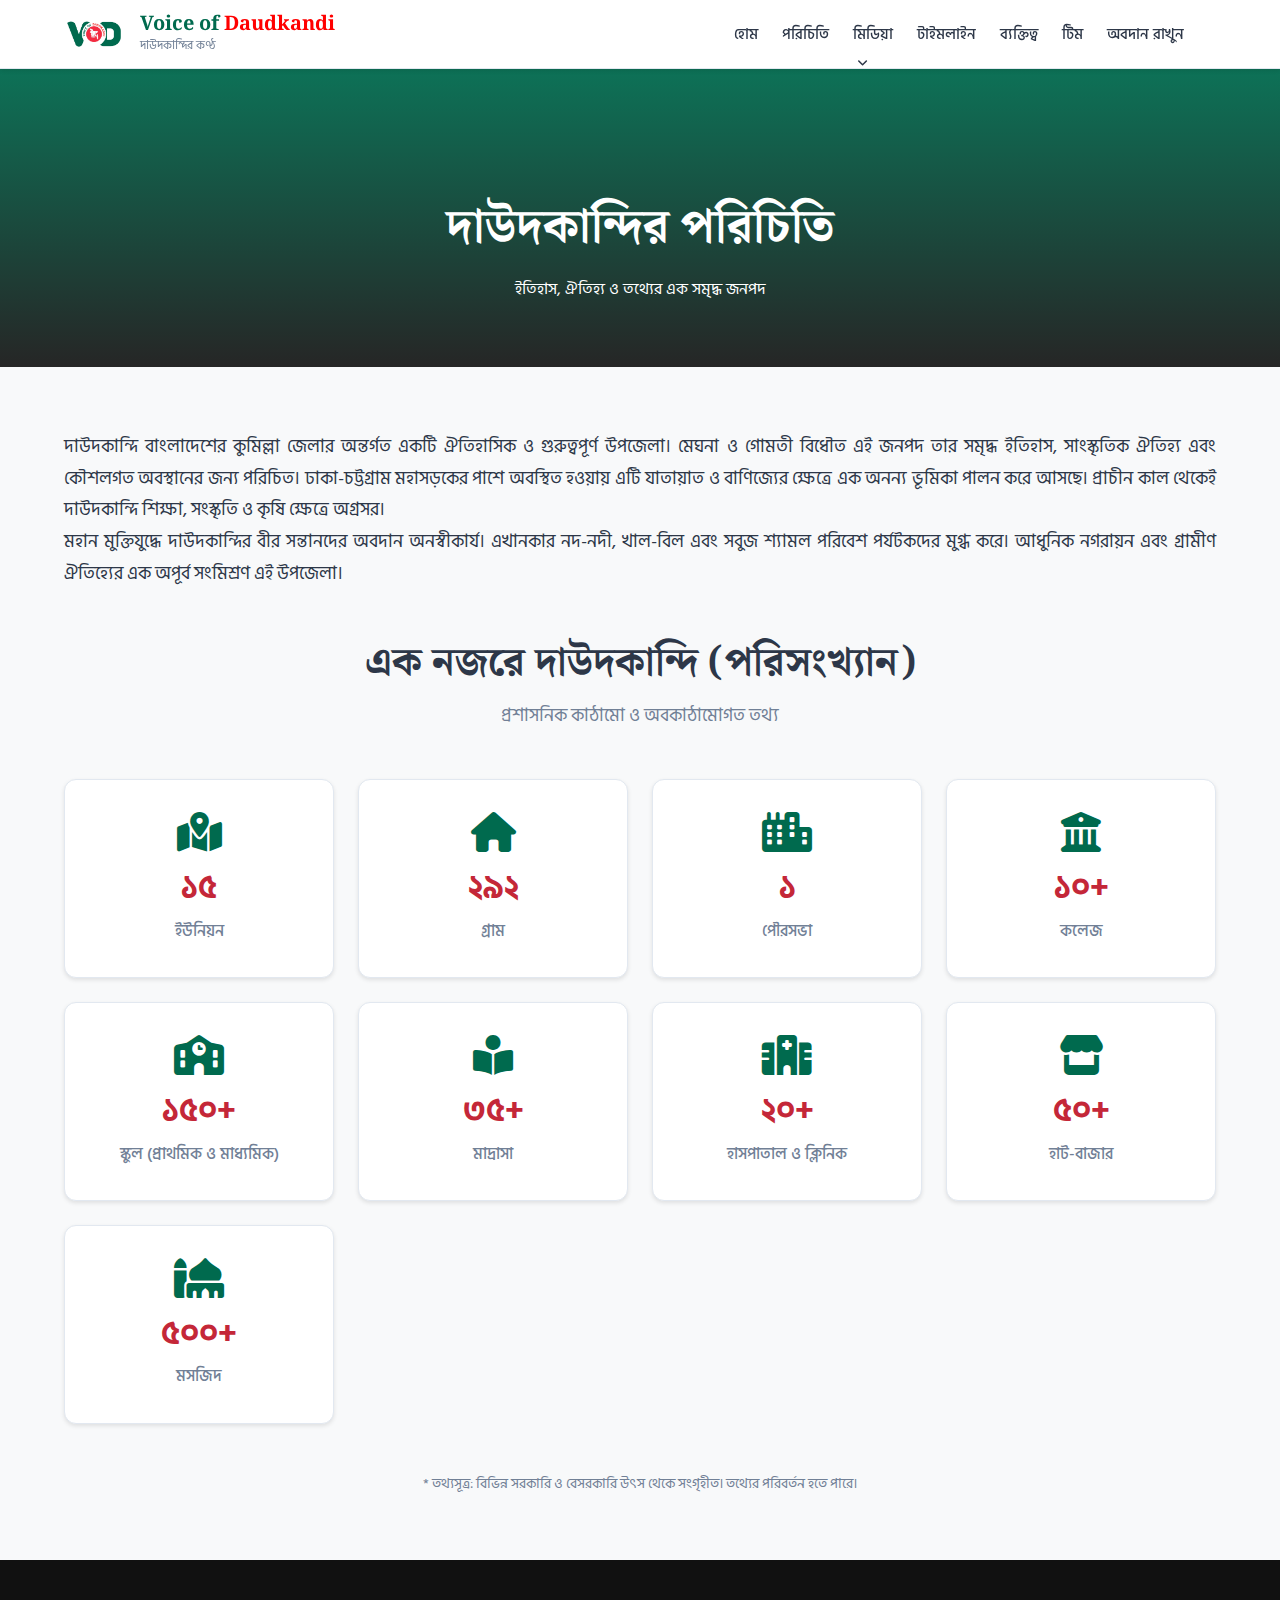
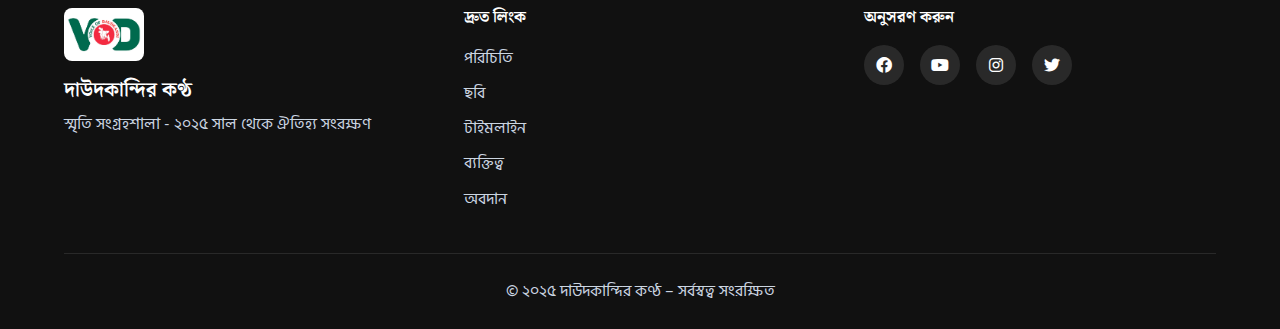
<file: about.html>
<!DOCTYPE html>
<html lang="bn">
<head>
  <meta charset="UTF-8">
  <meta name="viewport" content="width=device-width, initial-scale=1.0">
  <title>পরিচিতি · ভয়েস অফ দাউদকান্দি</title>
  
  <!-- Fonts & Icons -->
  <link rel="preconnect" href="https://fonts.googleapis.com">
  <link rel="preconnect" href="https://fonts.gstatic.com" crossorigin>
  <link href="https://fonts.googleapis.com/css2?family=Hind+Siliguri:wght@300;400;500;600;700&family=Noto+Serif+Bengali:wght@400;600;700&display=swap" rel="stylesheet">
  <link rel="stylesheet" href="https://cdnjs.cloudflare.com/ajax/libs/font-awesome/6.0.0-beta3/css/all.min.css">
  
  <!-- Styles -->
  <link rel="stylesheet" href="style.css">
</head>
<body>

  <!-- Navbar -->
  <nav class="navbar">
    <div class="container nav-container">
        <a href="index.html" class="logo">
            <img src="./images/Logo_VoDK1.jpg" alt="Voice of Daudkandi Logo" class="logo-img">
            <div class="logo-text">
                <h2 class="logo-main">Voice of <span class="lg-span">Daudkandi</span></h2>
                <span class="logo-sub">দাউদকান্দির কণ্ঠ</span>
            </div>
        </a>
        
        <div class="nav-actions">
            <ul class="nav-links" id="navLinks">
                <li><a href="index.html">হোম</a></li>
                <li><a href="about.html">পরিচিতি</a></li>
                <li class="dropdown">
                    <a href="index.html#media">মিডিয়া</a>
                    <ul class="dropdown-content">
                        <li><a href="gallery.html">ছবি</a></li>
                        <li><a href="index.html#videos">ভিডিও</a></li>
                        <li><a href="index.html#writings">লেখালেখি</a></li>
                    </ul>
                </li>
                <li><a href="index.html#timeline">টাইমলাইন</a></li>
                <li><a href="personalities.html">ব্যক্তিত্ব</a></li>
                <li><a href="index.html#team">টিম</a></li>
                <li><a href="index.html#contribute">অবদান রাখুন</a></li>
            </ul>

            <div class="controls">
                <button id="hamburger" class="hamburger" aria-label="মেনু">
                    <i class="fas fa-bars"></i>
                </button>
            </div>
        </div>
    </div>
  </nav>

  <main>
    <!-- Page Header -->
    <section class="page-header">
        <div class="container">
            <h1>দাউদকান্দির পরিচিতি</h1>
            <p>ইতিহাস, ঐতিহ্য ও তথ্যের এক সমৃদ্ধ জনপদ</p>
        </div>
    </section>

    <!-- Detailed Info Section -->
    <section class="section section-light">
        <div class="container">
            
            <div class="about-text">
                <p>
                    দাউদকান্দি বাংলাদেশের কুমিল্লা জেলার অন্তর্গত একটি ঐতিহাসিক ও গুরুত্বপূর্ণ উপজেলা। মেঘনা ও গোমতী বিধৌত এই জনপদ তার সমৃদ্ধ ইতিহাস, সাংস্কৃতিক ঐতিহ্য এবং কৌশলগত অবস্থানের জন্য পরিচিত। ঢাকা-চট্টগ্রাম মহাসড়কের পাশে অবস্থিত হওয়ায় এটি যাতায়াত ও বাণিজ্যের ক্ষেত্রে এক অনন্য ভূমিকা পালন করে আসছে। প্রাচীন কাল থেকেই দাউদকান্দি শিক্ষা, সংস্কৃতি ও কৃষি ক্ষেত্রে অগ্রসর।
                </p>
                <p>
                    মহান মুক্তিযুদ্ধে দাউদকান্দির বীর সন্তানদের অবদান অনস্বীকার্য। এখানকার নদ-নদী, খাল-বিল এবং সবুজ শ্যামল পরিবেশ পর্যটকদের মুগ্ধ করে। আধুনিক নগরায়ন এবং গ্রামীণ ঐতিহ্যের এক অপূর্ব সংমিশ্রণ এই উপজেলা।
                </p>
            </div>

            <div class="section-header">
                <h2>এক নজরে দাউদকান্দি (পরিসংখ্যান)</h2>
                <p class="section-desc">প্রশাসনিক কাঠামো ও অবকাঠামোগত তথ্য</p>
            </div>

            <div class="info-grid">
                <!-- Administrative -->
                <div class="info-card">
                    <i class="fas fa-map-marked-alt info-icon"></i>
                    <h3>১৫</h3>
                    <p>ইউনিয়ন</p>
                </div>
                <div class="info-card">
                    <i class="fas fa-home info-icon"></i>
                    <h3>২৯২</h3>
                    <p>গ্রাম</p>
                </div>
                <div class="info-card">
                    <i class="fas fa-city info-icon"></i>
                    <h3>১</h3>
                    <p>পৌরসভা</p>
                </div>

                <!-- Education -->
                <div class="info-card">
                    <i class="fas fa-university info-icon"></i>
                    <h3>১০+</h3> <!-- Estimate, user can update -->
                    <p>কলেজ</p>
                </div>
                 <div class="info-card">
                    <i class="fas fa-school info-icon"></i>
                    <h3>১৫০+</h3> <!-- Estimate -->
                    <p>স্কুল (প্রাথমিক ও মাধ্যমিক)</p>
                </div>
                <div class="info-card">
                    <i class="fas fa-book-reader info-icon"></i>
                    <h3>৩৫+</h3> <!-- Estimate -->
                    <p>মাদ্রাসা</p>
                </div>

                <!-- Healthcare & Services -->
                <div class="info-card">
                    <i class="fas fa-hospital info-icon"></i>
                    <h3>২০+</h3> <!-- Estimate -->
                    <p>হাসপাতাল ও ক্লিনিক</p>
                </div>
                <div class="info-card">
                    <i class="fas fa-store info-icon"></i>
                    <h3>৫০+</h3> <!-- Estimate -->
                    <p>হাট-বাজার</p>
                </div>
                
                <!-- Religious -->
                 <div class="info-card">
                    <i class="fas fa-mosque info-icon"></i>
                    <h3>৫০০+</h3> <!-- Estimate -->
                    <p>মসজিদ</p>
                </div>
            </div>

             <div class="text-center" style="margin-top: 3rem;">
                <p style="color: var(--text-muted); font-size: 0.9rem;">* তথ্যসূত্র: বিভিন্ন সরকারি ও বেসরকারি উৎস থেকে সংগৃহীত। তথ্যের পরিবর্তন হতে পারে।</p>
            </div>

        </div>
    </section>

  </main>

  <!-- Footer -->
  <footer>
    <div class="container">
        <div class="footer-content">
            <div class="footer-brand">
                <img src="./images/Logo_VoDK1.jpg" alt="Logo" class="footer-logo">
                <h4>দাউদকান্দির কণ্ঠ</h4>
                <p>স্মৃতি সংগ্রহশালা - ২০২৫ সাল থেকে ঐতিহ্য সংরক্ষণ</p>
            </div>
            
            <div class="footer-links">
                <h4>দ্রুত লিংক</h4>
                <ul>
                    <li><a href="about.html">পরিচিতি</a></li>
                    <li><a href="gallery.html">ছবি</a></li>
                    <li><a href="index.html#timeline">টাইমলাইন</a></li>
                    <li><a href="personalities.html">ব্যক্তিত্ব</a></li>
                    <li><a href="index.html#contribute">অবদান</a></li>
                </ul>
            </div>

            <div class="footer-social">
                <h4>অনুসরণ করুন</h4>
                <div class="social-icons">
                    <a href="https://www.facebook.com/voiceofdk/" target="_blank"><i class="fab fa-facebook"></i></a>
                    <a href="#"><i class="fab fa-youtube"></i></a>
                    <a href="#"><i class="fab fa-instagram"></i></a>
                    <a href="#"><i class="fab fa-twitter"></i></a>
                </div>
            </div>
        </div>
        
        <div class="footer-bottom">
            <p>© ২০২৫ দাউদকান্দির কণ্ঠ – সর্বস্বত্ব সংরক্ষিত</p>
        </div>
    </div>
  </footer>

  <!-- Lightbox (if images are added later) & Back to Top -->
  <button id="backToTop" class="back-to-top" aria-label="Back to Top">
    <i class="fas fa-arrow-up"></i>
  </button>

  <script src="script.js"></script>
</body>
</html>
</file>
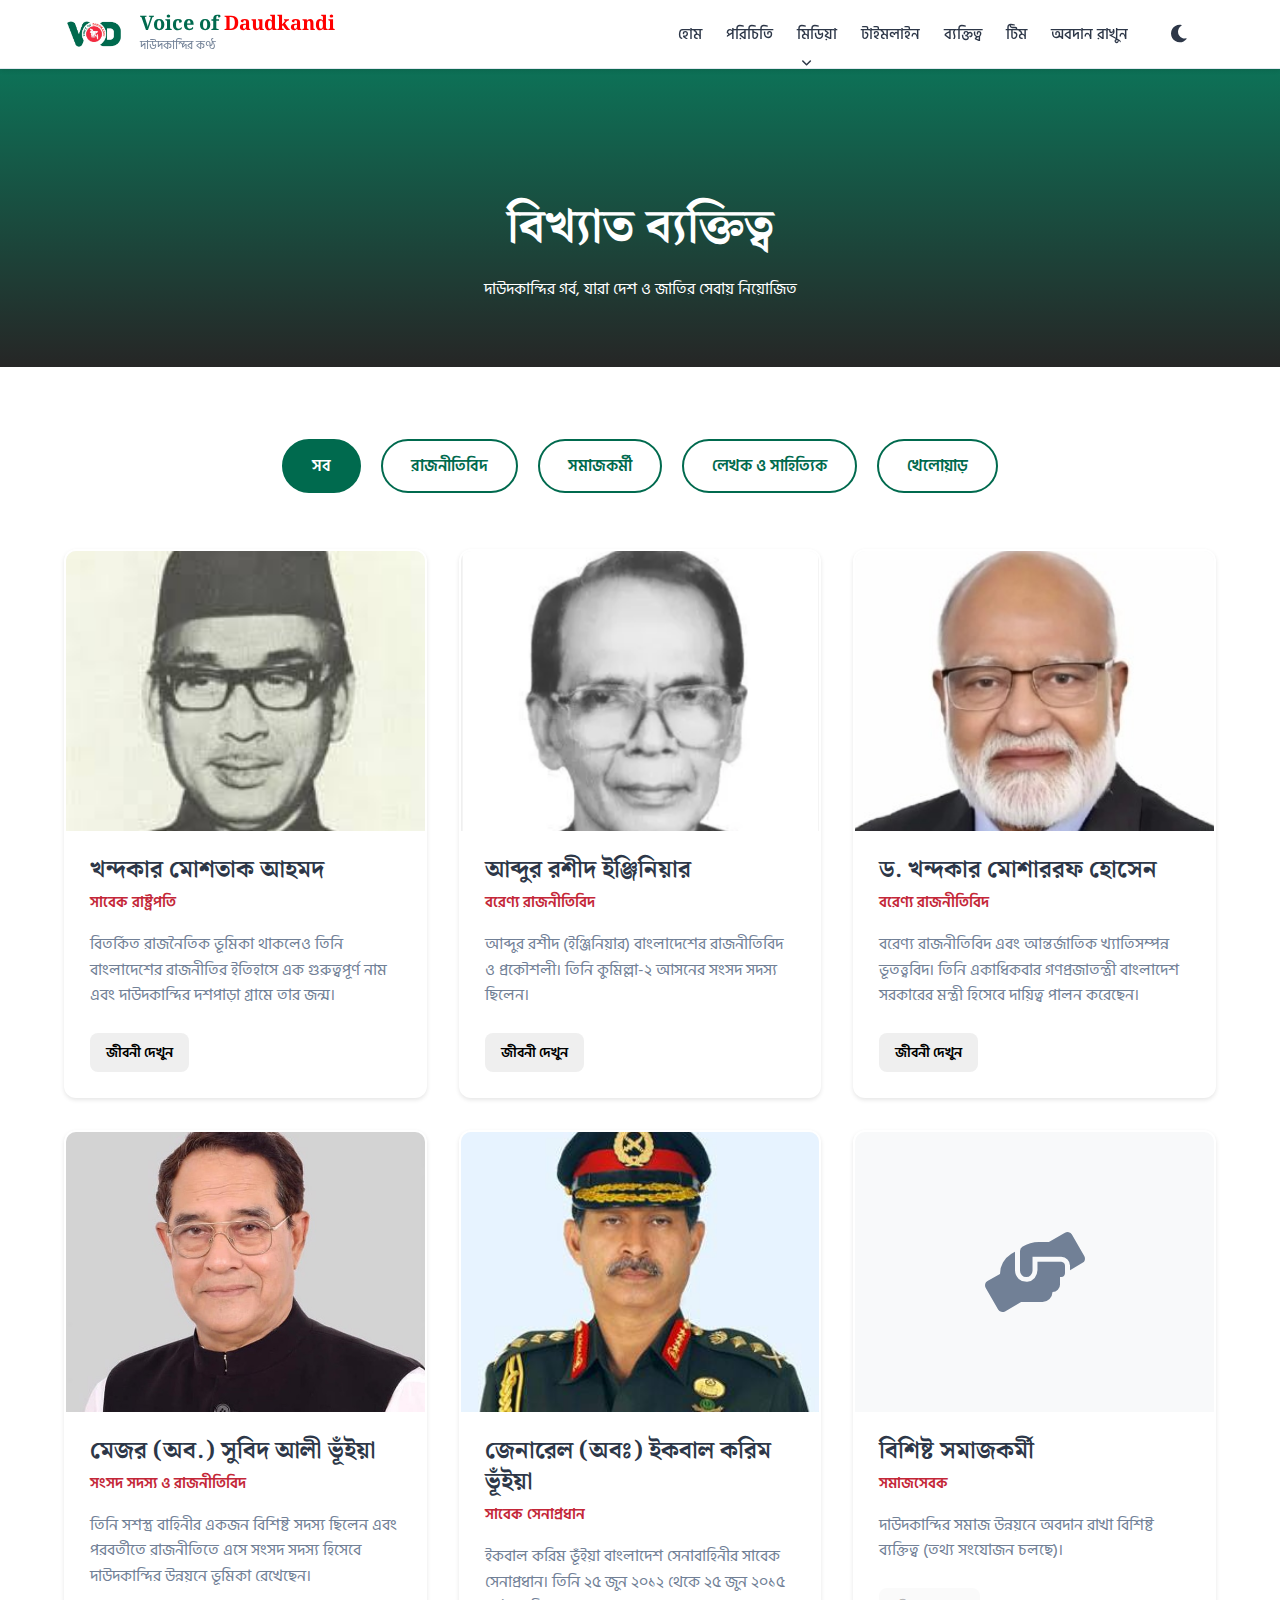
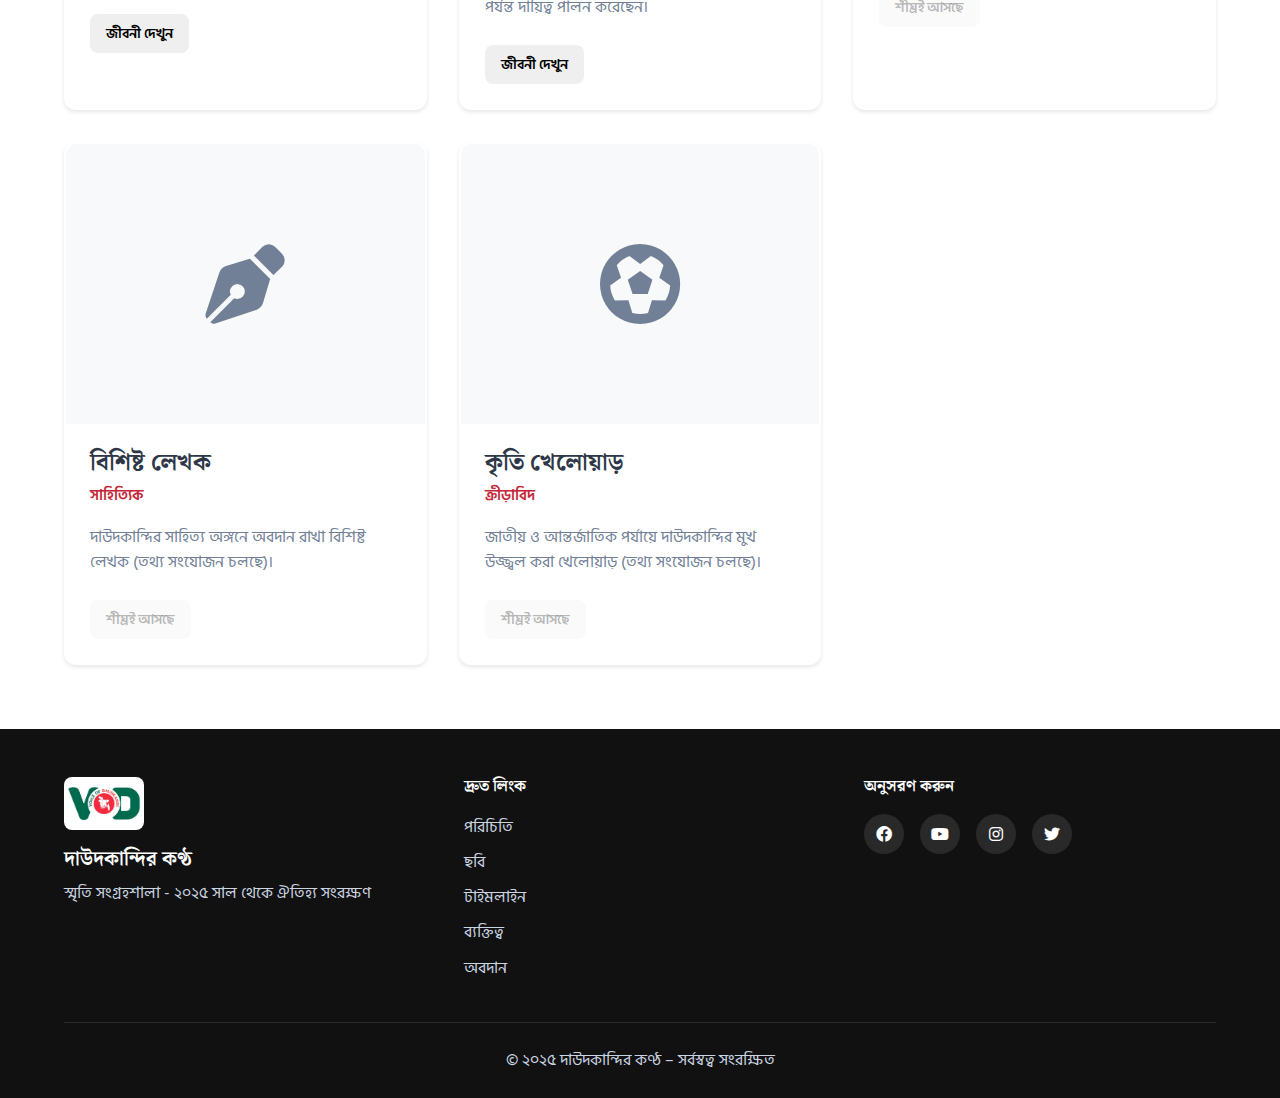
<file: personalities.html>
<!DOCTYPE html>
<html lang="bn">
<head>
  <meta charset="UTF-8">
  <meta name="viewport" content="width=device-width, initial-scale=1.0">
  <title>বিখ্যাত ব্যক্তিত্ব · ভয়েস অফ দাউদকান্দি</title>
  
  <!-- Fonts & Icons -->
  <link rel="preconnect" href="https://fonts.googleapis.com">
  <link rel="preconnect" href="https://fonts.gstatic.com" crossorigin>
  <link href="https://fonts.googleapis.com/css2?family=Hind+Siliguri:wght@300;400;500;600;700&family=Noto+Serif+Bengali:wght@400;600;700&display=swap" rel="stylesheet">
  <link rel="stylesheet" href="https://cdnjs.cloudflare.com/ajax/libs/font-awesome/6.0.0-beta3/css/all.min.css">
  
  <!-- Styles -->
  <link rel="stylesheet" href="style.css">
  <style>
      .filter-btn {
          margin: 0.5rem;
          border-radius: 50px;
          text-transform: capitalize;
      }
      .filter-btn.active {
          background-color: var(--primary);
          color: white;
          border-color: var(--primary);
      }
  </style>
</head>
<body>

  <!-- Navbar -->
  <nav class="navbar">
    <div class="container nav-container">
        <a href="index.html" class="logo">
            <img src="./images/Logo_VoDK1.jpg" alt="Voice of Daudkandi Logo" class="logo-img">
            <div class="logo-text">
                <h2 class="logo-main">Voice of <span class="lg-span">Daudkandi</span></h2>
                <span class="logo-sub">দাউদকান্দির কণ্ঠ</span>
            </div>
        </a>
        
        <div class="nav-actions">
            <ul class="nav-links" id="navLinks">
                <li><a href="index.html">হোম</a></li>
                <li><a href="about.html">পরিচিতি</a></li>
                <li class="dropdown">
                    <a href="index.html#media">মিডিয়া</a>
                    <ul class="dropdown-content">
                        <li><a href="gallery.html">ছবি</a></li>
                        <li><a href="index.html#videos">ভিডিও</a></li>
                        <li><a href="index.html#writings">লেখালেখি</a></li>
                    </ul>
                </li>
                <li><a href="index.html#timeline">টাইমলাইন</a></li>
                <li><a href="personalities.html">ব্যক্তিত্ব</a></li>
                <li><a href="index.html#team">টিম</a></li>
                <li><a href="index.html#contribute">অবদান রাখুন</a></li>
            </ul>

            <div class="controls">
                <button id="themeToggle" class="theme-toggle" aria-label="Toggle Dark Mode">
                    <i class="fas fa-moon"></i>
                </button>
                <button id="hamburger" class="hamburger" aria-label="মেনু">
                    <i class="fas fa-bars"></i>
                </button>
            </div>
        </div>
    </div>
  </nav>

  <main>
    <!-- Page Header -->
    <section class="page-header">
        <div class="container">
            <h1>বিখ্যাত ব্যক্তিত্ব</h1>
            <p>দাউদকান্দির গর্ব, যারা দেশ ও জাতির সেবায় নিয়োজিত</p>
        </div>
    </section>

    <!-- Personalities Section -->
    <section class="section">
        <div class="container">
            <!-- Filter Buttons -->
            <div class="text-center" style="margin-bottom: 3rem;">
                <button class="btn btn-outline filter-btn active" onclick="filterPersonalities('all', this)">সব</button>
                <button class="btn btn-outline filter-btn" onclick="filterPersonalities('politician', this)">রাজনীতিবিদ</button>
                <button class="btn btn-outline filter-btn" onclick="filterPersonalities('social', this)">সমাজকর্মী</button>
                <button class="btn btn-outline filter-btn" onclick="filterPersonalities('writer', this)">লেখক ও সাহিত্যিক</button>
                <button class="btn btn-outline filter-btn" onclick="filterPersonalities('player', this)">খেলোয়াড়</button>
            </div>

            <div class="personality-grid" id="personalityGrid">
                
                <!-- Politicians -->
                <div class="personality-card" data-category="politician">
                    <div class="personality-img">
                        <img src="./images/Kmustak.jpg" alt="খন্দকার মোশতাক আহমদ">
                    </div>
                    <div class="personality-info">
                        <h3>খন্দকার মোশতাক আহমদ</h3>
                        <p class="role">সাবেক রাষ্ট্রপতি</p>
                        <p class="bio">বিতর্কিত রাজনৈতিক ভূমিকা থাকলেও তিনি বাংলাদেশের রাজনীতির ইতিহাসে এক গুরুত্বপূর্ণ নাম এবং দাউদকান্দির দশপাড়া গ্রামে তার জন্ম।</p>
                        <button class="btn btn-sm view-bio-btn">জীবনী দেখুন</button>
                    </div>
                </div>

                <div class="personality-card" data-category="politician">
                    <div class="personality-img">
                        <img src="./images/Rashideng.png" alt="আব্দুর রশীদ ইঞ্জিনিয়ার">
                    </div>
                    <div class="personality-info">
                        <h3>আব্দুর রশীদ ইঞ্জিনিয়ার</h3>
                        <p class="role">বরেণ্য রাজনীতিবিদ</p>
                        <p class="bio">আব্দুর রশীদ (ইঞ্জিনিয়ার) বাংলাদেশের রাজনীতিবিদ ও প্রকৌশলী। তিনি কুমিল্লা-২ আসনের সংসদ সদস্য ছিলেন।</p>
                        <button class="btn btn-sm view-bio-btn">জীবনী দেখুন</button>
                    </div>
                </div>

                <div class="personality-card" data-category="politician">
                    <div class="personality-img">
                        <img src="./images/Kmosaraf.jpg" alt="ড. খন্দকার মোশাররফ হোসেন">
                    </div>
                    <div class="personality-info">
                        <h3>ড. খন্দকার মোশাররফ হোসেন</h3>
                        <p class="role">বরেণ্য রাজনীতিবিদ</p>
                        <p class="bio">বরেণ্য রাজনীতিবিদ এবং আন্তর্জাতিক খ্যাতিসম্পন্ন ভূতত্ত্ববিদ। তিনি একাধিকবার গণপ্রজাতন্ত্রী বাংলাদেশ সরকারের মন্ত্রী হিসেবে দায়িত্ব পালন করেছেন।</p>
                        <button class="btn btn-sm view-bio-btn">জীবনী দেখুন</button>
                    </div>
                </div>

                <div class="personality-card" data-category="politician">
                    <div class="personality-img">
                        <img src="./images/SubidAli.jpg" alt="মেজর (অব.) মোহাম্মদ সুবিদ আলী ভূঁইয়া">
                    </div>
                    <div class="personality-info">
                        <h3>মেজর (অব.) সুবিদ আলী ভূঁইয়া</h3>
                        <p class="role">সংসদ সদস্য ও রাজনীতিবিদ</p>
                        <p class="bio">তিনি সশস্ত্র বাহিনীর একজন বিশিষ্ট সদস্য ছিলেন এবং পরবর্তীতে রাজনীতিতে এসে সংসদ সদস্য হিসেবে দাউদকান্দির উন্নয়নে ভূমিকা রেখেছেন।</p>
                        <button class="btn btn-sm view-bio-btn">জীবনী দেখুন</button>
                    </div>
                </div>
                
                 <div class="personality-card" data-category="politician">
                    <div class="personality-img">
                         <img src="./images/ikb.jpg" alt="জেনারেল (অবঃ) ইকবাল করিম ভূঁইয়া">
                    </div>
                    <div class="personality-info">
                        <h3>জেনারেল (অবঃ) ইকবাল করিম ভূঁইয়া</h3>
                        <p class="role">সাবেক সেনাপ্রধান</p>
                        <p class="bio">ইকবাল করিম ভূঁইয়া বাংলাদেশ সেনাবাহিনীর সাবেক সেনাপ্রধান। তিনি ২৫ জুন ২০১২ থেকে ২৫ জুন ২০১৫ পর্যন্ত দায়িত্ব পালন করেছেন।</p>
                        <button class="btn btn-sm view-bio-btn">জীবনী দেখুন</button>
                    </div>
                </div>

                <!-- Placeholders for other categories (Since user requested these categories specifically) -->
                
                <!-- Social Workers -->
                <div class="personality-card" data-category="social">
                    <div class="personality-img">
                         <i class="fas fa-hands-helping"></i>
                    </div>
                    <div class="personality-info">
                        <h3>বিশিষ্ট সমাজকর্মী</h3>
                        <p class="role">সমাজসেবক</p>
                        <p class="bio">দাউদকান্দির সমাজ উন্নয়নে অবদান রাখা বিশিষ্ট ব্যক্তিত্ব (তথ্য সংযোজন চলছে)।</p>
                        <button class="btn btn-sm view-bio-btn" disabled>শীঘ্রই আসছে</button>
                    </div>
                </div>

                <!-- Writers -->
                <div class="personality-card" data-category="writer">
                    <div class="personality-img">
                         <i class="fas fa-pen-nib"></i>
                    </div>
                    <div class="personality-info">
                        <h3>বিশিষ্ট লেখক</h3>
                        <p class="role">সাহিত্যিক</p>
                        <p class="bio">দাউদকান্দির সাহিত্য অঙ্গনে অবদান রাখা বিশিষ্ট লেখক (তথ্য সংযোজন চলছে)।</p>
                        <button class="btn btn-sm view-bio-btn" disabled>শীঘ্রই আসছে</button>
                    </div>
                </div>

                <!-- Players -->
                <div class="personality-card" data-category="player">
                    <div class="personality-img">
                         <i class="fas fa-futbol"></i>
                    </div>
                    <div class="personality-info">
                        <h3>কৃতি খেলোয়াড়</h3>
                        <p class="role">ক্রীড়াবিদ</p>
                        <p class="bio">জাতীয় ও আন্তর্জাতিক পর্যায়ে দাউদকান্দির মুখ উজ্জ্বল করা খেলোয়াড় (তথ্য সংযোজন চলছে)।</p>
                        <button class="btn btn-sm view-bio-btn" disabled>শীঘ্রই আসছে</button>
                    </div>
                </div>

            </div>
        </div>
    </section>

  </main>

  <!-- Footer -->
  <footer>
    <div class="container">
        <div class="footer-content">
            <div class="footer-brand">
                <img src="./images/Logo_VoDK1.jpg" alt="Logo" class="footer-logo">
                <h4>দাউদকান্দির কণ্ঠ</h4>
                <p>স্মৃতি সংগ্রহশালা - ২০২৫ সাল থেকে ঐতিহ্য সংরক্ষণ</p>
            </div>
            
            <div class="footer-links">
                <h4>দ্রুত লিংক</h4>
                <ul>
                    <li><a href="about.html">পরিচিতি</a></li>
                    <li><a href="gallery.html">ছবি</a></li>
                    <li><a href="index.html#timeline">টাইমলাইন</a></li>
                    <li><a href="personalities.html">ব্যক্তিত্ব</a></li>
                    <li><a href="index.html#contribute">অবদান</a></li>
                </ul>
            </div>

            <div class="footer-social">
                <h4>অনুসরণ করুন</h4>
                <div class="social-icons">
                    <a href="https://www.facebook.com/voiceofdk/" target="_blank"><i class="fab fa-facebook"></i></a>
                    <a href="#"><i class="fab fa-youtube"></i></a>
                    <a href="#"><i class="fab fa-instagram"></i></a>
                    <a href="#"><i class="fab fa-twitter"></i></a>
                </div>
            </div>
        </div>
        
        <div class="footer-bottom">
            <p>© ২০২৫ দাউদকান্দির কণ্ঠ – সর্বস্বত্ব সংরক্ষিত</p>
        </div>
    </div>
  </footer>

  <!-- Back to Top -->
  <button id="backToTop" class="back-to-top" aria-label="Back to Top">
    <i class="fas fa-arrow-up"></i>
  </button>

  <script src="script.js"></script>
  <script>
    // Filter Functionality
    function filterPersonalities(category, btn) {
        // Active Button
        document.querySelectorAll('.filter-btn').forEach(b => b.classList.remove('active'));
        btn.classList.add('active');

        // Filter Items
        const items = document.querySelectorAll('.personality-card');
        items.forEach(item => {
            if (category === 'all' || item.getAttribute('data-category') === category) {
                item.style.display = 'block';
                // Reset animation
                item.style.animation = 'none';
                item.offsetHeight; /* trigger reflow */
                item.style.animation = 'fadeIn 0.5s';
            } else {
                item.style.display = 'none';
            }
        });
    }
  </script>
</body>
</html>
</file>
<file: style.css>
/* =========================================
   VOICE OF DAUDKANDI - ARCHIVE STYLE
   Inspired by hadiarchive.com
   ========================================= */

/* =========================================
   1. CSS VARIABLES & THEME
   ========================================= */
:root {
    /* Primary Colors - More subdued, memorial style */
    --primary: #006a4e; /* Bangladesh Green */
    --secondary: #c42738; /* Bangladesh Red */
    --accent: #f4a300; /* Golden accent */
    
    /* Neutral Colors */
    --bg-white: #ffffff;
    --bg-light: #f8f9fa;
    --bg-dark: #1a1a1a;
    --text-dark: #2d3748;
    --text-muted: #718096;
    --text-light: #f7fafc;
    
    /* Borders & Shadows */
    --border-light: #e2e8f0;
    --shadow-sm: 0 2px 4px rgba(0,0,0,0.1);
    --shadow-md: 0 4px 12px rgba(0,0,0,0.15);
    --shadow-lg: 0 10px 30px rgba(0,0,0,0.2);
    
    /* Typography */
    --font-main: 'Hind Siliguri', sans-serif;
    --font-heading: 'Noto Serif Bengali', serif;
    
    /* Spacing & Layout */
    --radius-sm: 8px;
    --radius-md: 12px;
    --radius-lg: 16px;
    --transition: all 0.3s ease;
}

body.dark-mode {
    --bg-white: #1e293b;
    --bg-light: #0f172a;
    --text-dark: #f1f5f9;
    --text-muted: #cbd5e1;
    --border-light: #334155;
}

/* =========================================
   2. RESET & BASE
   ========================================= */
* {
    margin: 0;
    padding: 0;
    box-sizing: border-box;
}

html {
    scroll-behavior: smooth;
    font-size: 16px;
}

body {
    font-family: var(--font-main);
    background: var(--bg-white);
    color: var(--text-dark);
    line-height: 1.7;
    transition: background 0.3s, color 0.3s;
}

h1, h2, h3, h4, h5, h6 {
    font-family: var(--font-heading);
    font-weight: 700;
    color: var(--text-dark);
    line-height: 1.3;
}

a {
    text-decoration: none;
    color: inherit;
    transition: var(--transition);
}

img {
    max-width: 100%;
    display: block;
}

button {
    cursor: pointer;
    border: none;
    font-family: var(--font-main);
}

/* Accessibility */
.skip-link {
    position: absolute;
    top: -40px;
    left: 0;
    background: var(--primary);
    color: white;
    padding: 8px 16px;
    z-index: 100;
}
.skip-link:focus {
    top: 0;
}

/* =========================================
   3. LAYOUT & UTILITIES
   ========================================= */
.container {
    width: 90%;
    max-width: 1200px;
    margin: 0 auto;
}

.section {
    padding: 4rem 0;
}

.section-light {
    background: var(--bg-light);
}

.section-dark {
    background: var(--bg-dark);
    color: var(--text-light);
}
.section-dark h2,
.section-dark h3 {
    color: var(--text-light);
}

.text-center {
    text-align: center;
}

/* Section Headers */
.section-header {
    text-align: center;
    margin-bottom: 3rem;
}

.section-header h2 {
    font-size: 2.5rem;
    margin-bottom: 0.75rem;
}

.section-desc {
    font-size: 1.1rem;
    color: var(--text-muted);
    max-width: 600px;
    margin: 0 auto;
}

.subsection {
    margin-top: 4rem;
}

.subsection-title {
    font-size: 1.8rem;
    margin-bottom: 2rem;
    text-align: center;
}

/* =========================================
   4. BUTTONS
   ========================================= */
.btn {
    display: inline-flex;
    align-items: center;
    gap: 0.5rem;
    padding: 0.75rem 1.75rem;
    border-radius: var(--radius-sm);
    font-weight: 600;
    font-size: 1rem;
    transition: var(--transition);
    text-align: center;
    justify-content: center;
}

.btn-primary {
    background: var(--primary);
    color: white;
    border: 2px solid var(--primary);
}

.btn-primary:hover {
    background: #005a42;
    transform: translateY(-2px);
    box-shadow: var(--shadow-md);
}

.btn-outline {
    background: transparent;
    color: var(--primary);
    border: 2px solid var(--primary);
}

.btn-outline:hover {
    background: var(--primary);
    color: white;
}

.btn-white {
    background: white;
    color: var(--primary);
    border: 2px solid white;
}
.btn-white:hover {
    background: transparent;
    color: white;
}

.btn-sm {
    padding: 0.5rem 1rem;
    font-size: 0.9rem;
}

.btn-lg {
    padding: 1rem 2.5rem;
    font-size: 1.1rem;
}

/* =========================================
   5. NAVBAR
   ========================================= */
.navbar {
    position: sticky;
    top: 0;
    background: var(--bg-white);
    border-bottom: 1px solid var(--border-light);
    z-index: 1000;
    box-shadow: var(--shadow-sm);
    padding: 0.75rem 0;
}

.nav-container {
    display: flex;
    justify-content: space-between;
    align-items: center;
}

.logo {
    display: flex;
    align-items: center;
    gap: 1rem;
}

.logo-img {
    width: 60px;
    height: auto;
    border-radius: var(--radius-sm);
}

.logo-text {
    display: flex;
    flex-direction: column;
}
.lg-span{
    color:red;
}
.logo-main {
    font-size: 1.25rem;
    font-weight: 700;
    font-family: var(--font-heading);
    color: var(--primary);
    line-height: 1.2;
}

.logo-sub {
    font-size: 0.75rem;
    color: var(--text-muted);
}

.nav-actions {
    display: flex;
    align-items: center;
    gap: 2rem;
}

.nav-links {
    display: flex;
    gap: 1.5rem;
    list-style: none;
}

.nav-links a {
    font-weight: 500;
    font-size: 0.95rem;
    padding: 0.5rem 0;
    position: relative;
}

.nav-links a::after {
    content: '';
    position: absolute;
    bottom: 0;
    left: 0;
    width: 0;
    height: 2px;
    background: var(--primary);
    transition: width 0.3s;
}

.nav-links a:hover::after {
    width: 100%;
}

.controls {
    display: flex;
    align-items: center;
    gap: 0.75rem;
}

.btn-lang {
    background: var(--bg-light);
    border: 1px solid var(--border-light);
    padding: 0.5rem 1rem;
    border-radius: var(--radius-sm);
    font-weight: 600;
    color: var(--text-dark);
    transition: var(--transition);
}

.btn-lang:hover {
    background: var(--primary);
    color: white;
    border-color: var(--primary);
}

.hamburger {
    display: none;
    font-size: 1.5rem;
    background: none;
    color: var(--text-dark);
}

/* =========================================
   6. HERO SECTION
   ========================================= */
.hero {
    min-height: 70vh;
    display: flex;
    align-items: center;
    justify-content: center;
    position: relative;
    background: #006A4E; /* Bangladesh Green */
    text-align: center;
    color: white;
}

.hero-overlay {
    position: absolute;
    inset: 0;
    background-image: url('./images/bdmap.png');
    background-position: center;
    background-size: contain;
    background-repeat: no-repeat;
    opacity: 1;
    z-index: 1;
    pointer-events: none;
}

.hero-content {
    position: relative;
    z-index: 2;
    max-width: 800px;
    padding: 2rem;
}

.hero-badge {
    display: inline-flex;
    align-items: center;
    gap: 0.5rem;
    background: rgba(255,255,255,0.15);
    backdrop-filter: blur(10px);
    padding: 0.5rem 1.25rem;
    border-radius: 50px;
    font-size: 0.9rem;
    font-weight: 500;
    border: 1px solid rgba(255,255,255,0.3);
    margin-bottom: 1.5rem;
}

.hero-title {
    font-size: 3rem;
    font-weight: 700;
    margin-bottom: 1rem;
    color: white;
    text-shadow: 0 4px 10px rgba(0,0,0,0.3);
}

.hero-subtitle {
    font-size: 1.25rem;
    margin-bottom: 2rem;
    opacity: 0.95;
}

.hero-btns {
    display: flex;
    gap: 1rem;
    justify-content: center;
    position: relative;
    z-index: 2;
}

.hero .btn-primary {
    background: #FF0000; /* Bright Red as in image */
    background: #dc3545; /* Bootstrap-like red, or closer to BGD flag red */
    background: #f42a41; /* Custom Red */
    background-color: #e53935;
    border-color: #e53935;
}
.hero .btn-primary:hover {
    background-color: #c62828;
    border-color: #c62828;
}

/* =========================================
   7. QUOTE SECTION
   ========================================= */
.quote-section {
    padding: 3rem 0;
    background: linear-gradient(90deg, rgba(0, 128, 0, 0.473), red);
}

.quote-card {
    max-width: 900px;
    margin: 0 auto;
    text-align: center;
    color: white;
    padding: 2rem;
}

.quote-icon {
    font-size: 2.5rem;
    opacity: 0.4;
    margin-bottom: 1rem;
}

.quote-text {
    font-size: 1.5rem;
    font-style: italic;
    line-height: 1.8;
    margin-bottom: 1.5rem;
    font-family: var(--font-heading);
}

.quote-author {
    font-size: 1.25rem;
    opacity: 0.9;
    font-weight: 700;
    color: gold;
}

/* =========================================
   8. STATS GRID
   ========================================= */
.stat-grid {
    display: grid;
    grid-template-columns: repeat(auto-fit, minmax(200px, 1fr));
    gap: 2rem;
}

.stat-card {
    background: var(--bg-white);
    padding: 2rem;
    border-radius: var(--radius-md);
    text-align: center;
    box-shadow: var(--shadow-sm);
    transition: var(--transition);
    border-top: 4px solid var(--primary);
}

.stat-card:hover {
    transform: translateY(-5px);
    box-shadow: var(--shadow-md);
}

.stat-icon {
    font-size: 2.5rem;
    color: var(--primary);
    margin-bottom: 1rem;
    display: flex;
    justify-content: center;
    align-items: center;
}

.stat-number {
    font-size: 2.5rem;
    font-weight: 700;
    color: var(--primary);
    margin-bottom: 0.5rem;
}

.stat-label {
    color: var(--text-muted);
    font-size: 1rem;
}

/* Stat Colors based on UI */
.stat-card:nth-child(1) .stat-number { color: #FF7043; } /* Area - Orange */
.stat-card:nth-child(2) .stat-number { color: #26C6DA; } /* Union - Teal */
.stat-card:nth-child(3) .stat-number { color: #42A5F5; } /* Village - Blue */
.stat-card:nth-child(4) .stat-number { color: #006a4e; } /* Population - Primary Green */

/* =========================================
   9. MEDIA CATEGORIES
   ========================================= */
.media-categories {
    display: grid;
    grid-template-columns: repeat(auto-fit, minmax(280px, 1fr));
    gap: 2rem;
    margin-bottom: 4rem;
}
.media-heading , .container h1{
    color: white;
    font-size: 3rem;
    font-weight: 700;
}
.media-cat-card {
    background: var(--bg-white);
    padding: 2rem;
    border-radius: var(--radius-md);
    box-shadow: var(--shadow-sm);
    transition: var(--transition);
    border-left: 4px solid var(--primary);
}

.media-cat-card:hover {
    transform: translateY(-5px);
    box-shadow: var(--shadow-md);
    border-left-color: var(--secondary);
}

.media-cat-icon {
    max-width: 60px;
    max-height: 60px;
    font-size: 2.5rem;
    color: var(--primary);
    margin-bottom: 1rem;
}

.media-cat-card h3 {
    font-size: 1.5rem;
    margin-bottom: 0.75rem;
}

.media-cat-card p {
    color: var(--text-muted);
    margin-bottom: 1.5rem;
}

.view-all {
    color: var(--primary);
    font-weight: 600;
    display: inline-flex;
    align-items: center;
    gap: 0.5rem;
}

.view-all:hover {
    gap: 0.75rem;
}

/* 10. GALLERY */

.gallery-grid {
    display: grid;
    grid-template-columns: repeat(auto-fill, minmax(250px, 1fr));
    gap: 1.5rem;
}

.gallery-item {
    position: relative;
    height: 250px;
    border-radius: var(--radius-md);
    overflow: hidden;
    cursor: pointer;
    box-shadow: var(--shadow-sm);
}

.gallery-item img {
    width: 100%;
    height: 100%;
    object-fit: cover;
    transition: transform 0.5s;
}

.gallery-item:hover img {
    transform: scale(1.1);
}

.gallery-overlay {
    position: absolute;
    inset: 0;
    background: rgba(0,0,0,0.5);
    display: flex;
    align-items: center;
    justify-content: center;
    opacity: 0;
    transition: opacity 0.3s;
}

.gallery-overlay i {
    color: white;
    font-size: 2rem;
}

.gallery-item:hover .gallery-overlay {
    opacity: 1;
}


/* 11. TIMELINE - Updated Design */

#timeline {
    background: #006A4E;
    position: relative;
    overflow: hidden;
    padding: 4rem 0;
}

#timeline .section-header h2 {
    color: white;
    font-size: 2.5rem;
    font-weight: 700;
}

#timeline .section-desc {
    color: rgba(255,255,255,0.8);
}

.timeline-wrapper {
    position: relative;
    max-width: 1000px;
    margin: 4rem auto 0;
}

/* Center Line */
.timeline-line {
    position: absolute;
    left: 50%;
    top: 0;
    bottom: 0;
    width: 2px;
    background: transparent;
    border-left: 2px dashed rgba(255,255,255,0.4);
    transform: translateX(-50%);
}

/* Event Container */
.timeline-event {
    position: relative;
    display: flex;
    justify-content: space-between;
    align-items: center;
    margin-bottom: 4rem;
    width: 100%;
}

/* Timeline Circle (Date) */
.timeline-date {
    position: absolute;
    left: 50%;
    transform: translateX(-50%);
    width: 80px;
    height: 80px;
    background: #004d40;
    border: 2px solid rgba(255,255,255,0.3);
    border-radius: 50%;
    display: flex;
    align-items: center;
    justify-content: center;
    color: white;
    font-weight: 700;
    font-size: 1.1rem;
    z-index: 2;
    box-shadow: 0 4px 10px rgba(0,0,0,0.2);
}

/* Timeline Content (Card) */
.timeline-content {
    position: relative;
    width: 45%;
    background: white;
    padding: 1.5rem 2rem;
    border-radius: 12px;
    box-shadow: 0 5px 15px rgba(0,0,0,0.1);
}

.timeline-content h3 {
    color: #006A4E;
    font-size: 1.25rem;
    font-weight: 700;
    margin-bottom: 0.5rem;
}

.timeline-content p {
    color: #555;
    font-size: 0.95rem;
    line-height: 1.5;
    margin: 0;
    opacity: 1;
}

/* Connecting Dotted Line */
.timeline-content::after {
    content: '';
    position: absolute;
    top: 50%;
    width: 55px;
    height: 2px;
    border-top: 2px dashed rgba(255,255,255,0.4);
    transform: translateY(-50%);
}

/* Layout Alternation */
.timeline-event:nth-child(odd) .timeline-content {
    margin-right: auto;
}
.timeline-event:nth-child(odd) .timeline-content::after {
    right: -55px;
}

.timeline-event:nth-child(even) .timeline-content {
    margin-left: auto;
}
.timeline-event:nth-child(even) .timeline-content::after {
    left: -55px;
}

/* Remove old dot */
.timeline-event::after {
    display: none;
}

/* Responsive */
@media (max-width: 768px) {
    .timeline-line {
        left: 30px;
        border-left: 2px dashed rgba(255,255,255,0.4);
    }
    
    .timeline-event {
        flex-direction: column;
        align-items: flex-start;
        margin-bottom: 3rem;
    }
    
    .timeline-date {
        position: absolute;
        left: 30px;
        top: 0;
        transform: translate(-50%, 0);
        width: 50px;
        height: 50px;
        font-size: 0.9rem;
    }
    
    .timeline-content {
        width: calc(100% - 70px);
        margin-left: 70px !important;
        margin-right: 0 !important;
    }
    
    .timeline-content::after {
        display: none;
    }
}

/* =========================================
   12. PERSONALITIES
   ========================================= */
.personality-grid {
    display: grid;
    grid-template-columns: repeat(auto-fit, minmax(300px, 1fr));
    gap: 2rem;
}

.personality-card {
    background: var(--bg-white);
    border-radius: var(--radius-md);
    overflow: hidden;
    box-shadow: var(--shadow-sm);
    transition: var(--transition);
    border: 2px solid transparent;
}

.personality-card:hover {
    transform: translateY(-8px);
    box-shadow: 0 8px 25px rgba(0,0,0,0.15);
    border-color: var(--primary);
}

.personality-card:hover .personality-img img {
    transform: scale(1.05);
}

.personality-img {
    height: 280px;
    background: var(--bg-light);
    display: flex;
    align-items: center;
    justify-content: center;
    overflow: hidden;
    position: relative;
}

.personality-img img {
    width: 100%;
    height: 100%;
    object-fit: cover;
    object-position: center 20%;
    transition: transform 0.5s ease;
    display: block;
}

.personality-img i {
    /* Icon fallback styling */
    color: var(--text-muted);
    font-size: 5rem;
    z-index: 1;
}

.personality-info {
    padding: 1.5rem;
}

.personality-info h3 {
    font-size: 1.5rem;
    margin-bottom: 0.25rem;
}

.role {
    color: var(--secondary);
    font-weight: 600;
    font-size: 0.95rem;
    margin-bottom: 1rem;
}

.bio {
    color: var(--text-muted);
    margin-bottom: 1.5rem;
    line-height: 1.6;
}

/* =========================================
   13. CONTRIBUTE SECTION
   ========================================= */
.contribute-section {
    background: linear-gradient(135deg, #f0f9ff 0%, #e0f2fe 100%);
}

.contribute-grid {
    display: grid;
    grid-template-columns: repeat(auto-fit, minmax(280px, 1fr));
    gap: 2rem;
}

.contribute-card {
    background: var(--bg-white);
    padding: 2rem;
    border-radius: var(--radius-md);
    text-align: center;
    box-shadow: var(--shadow-sm);
    transition: var(--transition);
}

.contribute-card:hover {
    transform: translateY(-5px);
    box-shadow: var(--shadow-md);
}

.contribute-icon {
    max-width: 60px;
    max-height: 60px;
    margin: 0 auto;
    font-size: 3rem;
    color: var(--primary);
    margin-bottom: 1rem;
}

.contribute-card h3 {
    font-size: 1.25rem;
    margin-bottom: 0.75rem;
}

.contribute-card p {
    color: var(--text-muted);
    margin-bottom: 1.5rem;
}


/* =========================================
   14. TEAM SECTION
   ========================================= */
.team-section {
    background: linear-gradient(135deg, #f8f9fa 0%, #e8edf3 100%);
    overflow: hidden;
}

.team-grid {
    display: grid;
    grid-template-columns: repeat(auto-fit, minmax(280px, 1fr));
    gap: 2.5rem;
    max-width: 1000px;
    margin: 2rem auto 0;
    justify-items: center;
}

/* For exactly 3 items, center them nicely */
@media (min-width: 900px) {
    .team-grid {
        grid-template-columns: repeat(3, 1fr);
    }
}

.team-member-card {
    width: 100%;
    max-width: 300px;
    /* background:#f4a300; */
    border-radius: var(--radius-md);
    padding: 2.5rem 1.5rem 2rem;
    text-align: center;
    box-shadow: 0 4px 15px rgba(0,0,0,0.1);
    transition: var(--transition);
    border: 2px solid transparent;
    position: relative;
    overflow: hidden;
}

.team-member-card::before {
    content: '';
    position: absolute;
    top: 0;
    left: 0;
    right: 0;
    height: 4px;
    background: linear-gradient(90deg, var(--primary), var(--secondary));
}

.team-member-card:hover {
    transform: translateY(-8px);
    box-shadow: 0 8px 25px rgba(0,106,78,0.2);
    border-color: var(--primary);
}

.team-member-img {
    width: 150px;
    height: 150px;
    margin: 0 auto 1.5rem;
    border-radius: 50%;
    overflow: hidden;
    border: 4px solid var(--primary);
    box-shadow: var(--shadow-md);
    transition: var(--transition);
    background: linear-gradient(135deg, #e8f5e9, #c8e6c9);
}

.team-member-img img {
    width: 100%;
    height: 100%;
    object-fit: cover;
    object-position: center;
}

.team-member-img i {
    color: var(--primary);
    font-size: 4rem;
    display: flex;
    align-items: center;
    justify-content: center;
    width: 100%;
    height: 100%;
}

.team-member-card:hover .team-member-img {
    transform: scale(1.05);
    border-color: var(--secondary);
    box-shadow: 0 8px 20px rgba(0,106,78,0.3);
}

.team-member-card h3 {
    font-size: 1.4rem;
    margin-bottom: 0.75rem;
    color: var(--text-dark);
    font-weight: 700;
}

.team-role {
    color: var(--primary);
    font-weight: 600;
    font-size: 1rem;
    background: linear-gradient(135deg, rgba(0,106,78,0.1), rgba(0,106,78,0.05));
    padding: 0.5rem 1rem;
    border-radius: 20px;
    display: inline-block;
}

/* =========================================
   15. TRIBUTE SECTION
   ========================================= */
.tribute-section {
    background: var(--secondary);
    padding: 4rem 0;
    color: white;
}

.tribute-content {
    max-width: 600px;
    margin: 0 auto;
}

.tribute-icon {
    font-size: 3rem;
    margin-bottom: 1rem;
    animation: heartbeat 1.5s infinite;
}

@keyframes heartbeat {
    0%, 100% { transform: scale(1); }
    50% { transform: scale(1.1); }
}

.tribute-section h2 {
    font-size: 2.5rem;
    margin-bottom: 1rem;
    color: white;
}

.tribute-section p {
    font-size: 1.1rem;
    margin-bottom: 2rem;
    opacity: 0.9;
}

/* =========================================
   16. FOOTER
   ========================================= */
footer {
    background: #111;
    color: #cbd5e1;
    padding: 3rem 0 0;
}

.footer-content {
    display: grid;
    grid-template-columns: repeat(auto-fit, minmax(250px, 1fr));
    gap: 3rem;
    margin-bottom: 2rem;
}

.footer-logo {
    width: 80px;
    height: auto;
    margin-bottom: 1rem;
    border-radius: var(--radius-sm);
}

.footer-brand h4 {
    color: white;
    font-size: 1.25rem;
    margin-bottom: 0.5rem;
}

.footer-links h4,
.footer-social h4 {
    color: white;
    margin-bottom: 1rem;
}

.footer-links ul {
    list-style: none;
}

.footer-links ul li {
    margin-bottom: 0.5rem;
}

.footer-links ul li a:hover {
    color: var(--primary);
    padding-left: 5px;
}

.social-icons {
    display: flex;
    gap: 1rem;
}

.social-icons a {
    width: 40px;
    height: 40px;
    border-radius: 50%;
    background: rgba(255,255,255,0.1);
    display: flex;
    align-items: center;
    justify-content: center;
    color: white;
    transition: var(--transition);
}

.social-icons a:hover {
    background: var(--primary);
    transform: translateY(-3px);
}

.footer-bottom {
    border-top: 1px solid rgba(255,255,255,0.1);
    padding: 1.5rem 0;
    text-align: center;
}

/* =========================================
   16. MODALS & UI ELEMENTS
   ========================================= */
/* Lightbox */
.lightbox {
    position: fixed;
    inset: 0;
    background: rgba(0,0,0,0.95);
    z-index: 2000;
    display: none;
    justify-content: center;
    align-items: center;
}

.lightbox.active {
    display: flex;
}

.lightbox img {
    max-width: 90%;
    max-height: 90vh;
    border-radius: var(--radius-md);
}

.close-lightbox {
    position: absolute;
    top: 20px;
    right: 30px;
    font-size: 3rem;
    color: white;
    background: none;
    cursor: pointer;
}

/* Modal */
.modal-overlay {
    position: fixed;
    inset: 0;
    background: rgba(0,0,0,0.5);
    z-index: 2001;
    display: none;
}

.modal-overlay.active {
    display: block;
}

.custom-modal {
    position: fixed;
    top: 50%;
    left: 50%;
    transform: translate(-50%, -50%);
    background: var(--bg-white);
    padding: 2rem;
    border-radius: var(--radius-md);
    max-width: 500px;
    width: 90%;
    z-index: 2002;
    display: none;
    box-shadow: var(--shadow-lg);
}

.custom-modal.active {
    display: block;
}

.close-modal {
    position: absolute;
    top: 1rem;
    right: 1rem;
    font-size: 1.5rem;
    background: none;
    color: var(--text-muted);
}

/* Back to Top */
.back-to-top {
    position: fixed;
    bottom: 30px;
    right: 30px;
    width: 50px;
    height: 50px;
    background: var(--secondary);
    color: white;
    border-radius: 50%;
    display: none;
    align-items: center;
    justify-content: center;
    box-shadow: var(--shadow-md);
    transition: var(--transition);
    z-index: 999;
}

.back-to-top.show {
    display: flex;
}

.back-to-top:hover {
    transform: translateY(-5px);
    background: #a01f2e;
}

/* =========================================
   17. ANIMATIONS
   ========================================= */
@keyframes fadeIn {
    from {
        opacity: 0;
        transform: translateY(20px);
    }
    to {
        opacity: 1;
        transform: translateY(0);
    }
}

.revealed {
    animation: fadeIn 0.6s ease forwards;
}

/* =========================================
   18. RESPONSIVE
   ========================================= */
@media (max-width: 992px) {
    .hero-title {
        font-size: 2.5rem;
    }
    

}

@media (max-width: 768px) {
    .nav-links {
        display: none;
        position: absolute;
        top: 100%;
        left: 0;
        width: 100%;
        background: var(--bg-white);
        flex-direction: column;
        padding: 1.5rem;
        box-shadow: var(--shadow-md);
        border-top: 1px solid var(--border-light);
    }
    
    .nav-links.show {
        display: flex;
    }
    
    .hamburger {
        display: block;
    }
    
    .hero-title {
        font-size: 2rem;
    }
    
    .section-header h2 {
        font-size: 2rem;
    }
    
    .quote-text {
        font-size: 1.2rem;
    }
    
    .gallery-grid {
        grid-template-columns: repeat(auto-fill, minmax(150px, 1fr));
    }
}

/* =========================================
   19. DROPDOWN MENU
   ========================================= */
.dropdown {
    position: relative;
    cursor: pointer;
}

.dropdown-content {
    display: none;
    position: absolute;
    top: 100%;
    left: 0;
    width: 200px;
    background-color: var(--bg-white);
    box-shadow: var(--shadow-lg);
    border-radius: var(--radius-sm);
    z-index: 1000;
    padding: 0.5rem 0;
    border: 1px solid var(--border-light);
}

.dropdown:hover .dropdown-content {
    display: block;
    animation: fadeIn 0.2s ease-in-out;
}

.dropdown-content li {
    display: block;
    width: 100%;
}

.dropdown-content li a {
    display: block;
    padding: 0.75rem 1.5rem;
    color: var(--text-dark);
    font-size: 0.95rem;
    font-weight: 500;
    text-decoration: none;
    border-bottom: 1px solid var(--bg-light);
}
.dropdown-content li a:last-child {
    border-bottom: none;
}

.dropdown-content li a:hover {
    background-color: var(--bg-light);
    color: var(--primary);
    padding-left: 2rem;
}

.nav-links .dropdown > a::after {
    content: '\f107'; /* FontAwesome Angle Down */
    font-family: "Font Awesome 5 Free";
    font-weight: 900;
    margin-left: 5px;
    font-size: 0.8em;
}

/* =========================================
   20. F-GRID LAYOUT (Preview)
   ========================================= */
.f-gallery {
    display: grid;
    grid-template-columns: repeat(4, 1fr);
    grid-auto-rows: 200px;
    gap: 1rem;
    margin-bottom: 2rem;
}

.f-gallery-item {
    position: relative;
    border-radius: var(--radius-md);
    overflow: hidden;
    cursor: pointer;
}

.f-gallery-item img {
    width: 100%;
    height: 100%;
    object-fit: cover;
    transition: transform 0.5s;
}

.f-gallery-item:hover img {
    transform: scale(1.1);
}

.f-gallery-item .gallery-overlay {
    position: absolute;
    inset: 0;
    background: rgba(0,0,0,0.5);
    display: flex;
    align-items: center;
    justify-content: center;
    opacity: 0;
    transition: opacity 0.3s;
}

.f-gallery-item .gallery-overlay i {
    color: white;
    font-size: 2rem;
}

.f-gallery-item:hover .gallery-overlay {
    opacity: 1;
}

/* Layout Specifics for 5 items */
.f-gallery-item:nth-child(1) {
    grid-column: span 2;
    grid-row: span 2;
}
.f-gallery-item:nth-child(2) {
    grid-column: span 1;
    grid-row: span 1;
}
.f-gallery-item:nth-child(3) {
    grid-column: span 1;
    grid-row: span 1;
}
.f-gallery-item:nth-child(4) {
    grid-column: span 1;
    grid-row: span 1;
}
.f-gallery-item:nth-child(5) {
    grid-column: span 1;
    grid-row: span 1;
}

/* Mobile responsive */
@media (max-width: 768px) {
    .f-gallery {
        grid-template-columns: repeat(2, 1fr);
        grid-auto-rows: 150px;
    }
    .f-gallery-item:nth-child(1) {
        grid-column: span 2;
        grid-row: span 2;
    }
    
    /* Mobile Dropdown */
    .dropdown-content {
        position: static;
        width: 100%;
        box-shadow: none;
        border: none;
        padding-left: 1rem;
        background: var(--bg-light);
    }
}

/* =========================================
   21. EXTRA PAGE STYLES (About)
   ========================================= */
.page-header {
    padding: 8rem 0 4rem;
    background: linear-gradient(rgba(0,106,78,0.95), rgba(0,0,0,0.85)); /* Using Brand Green Overlay */
    color: white;
    text-align: center;
    margin-bottom: 0;
}

.page-header h1 {
    font-size: 3rem;
    margin-bottom: 1rem;
    font-weight: 700;
}

/* About Page Specifics */
.about-text {
    font-size: 1.1rem;
    line-height: 1.8;
    color: var(--text-dark);
    margin-bottom: 3rem;
    text-align: justify;
}

.info-grid {
    display: grid;
    grid-template-columns: repeat(auto-fit, minmax(220px, 1fr));
    gap: 1.5rem;
    margin-top: 2rem;
}

.info-card {
    background: var(--bg-white);
    padding: 2rem;
    border-radius: var(--radius-md);
    text-align: center;
    box-shadow: var(--shadow-sm);
    border: 1px solid var(--border-light);
    transition: var(--transition);
}

.info-card:hover {
    transform: translateY(-5px);
    box-shadow: var(--shadow-md);
    border-color: var(--primary);
}

.info-card .info-icon {
    font-size: 2.5rem;
    color: var(--primary);
    margin-bottom: 1rem;
    display: inline-block;
}

.info-card h3 {
    font-size: 2rem;
    color: var(--secondary);
    margin-bottom: 0.5rem;
    font-family: var(--font-main);
    font-weight: 700;
}

.info-card p {
    color: var(--text-muted);
    font-weight: 500;
}

/* =========================================
   22. DARK MODE & TOGGLE CSS
   ========================================= */

/* Dark Mode Footer Override */
body.dark-mode footer {
    background-color: #0d1117;
    color: #e2e8f0;
}
body.dark-mode .footer-content h4,
body.dark-mode .footer-social h4 {
    color: #edf2f7;
}

/* Toggle Button */
.theme-toggle {
    background: transparent;
    border: none;
    color: var(--text-dark);
    font-size: 1.25rem;
    cursor: pointer;
    padding: 0;
    margin-right: 1rem;
    transition: all 0.3s ease;
    display: flex;
    align-items: center;
    justify-content: center;
    border-radius: 50%;
    width: 40px;
    height: 40px;
}
.theme-toggle:hover {
    color: var(--accent);
    transform: rotate(15deg);
    background: rgba(0,0,0,0.05);
}
body.dark-mode .theme-toggle:hover {
    color: var(--accent);
    background: rgba(255,255,255,0.1);
}

/* Nav Link Dark Mode background fix */
body.dark-mode .nav-links {
    background-color: var(--bg-white);
}
body.dark-mode .dropdown-content {
    background-color: var(--bg-white);
    border-color: var(--border-light);
}
body.dark-mode .dropdown-content li a {
    color: var(--text-dark);
    border-bottom: 1px solid var(--border-light);
}
body.dark-mode .dropdown-content li a:hover {
    background-color: var(--bg-light);
}

/* Mobile Optimizations for Dark Mode Toggle */
@media (max-width: 768px) {
    .nav-actions {
        gap: 0.5rem; /* Reduce gap on mobile */
    }
    
    .controls {
        gap: 0.5rem; /* Reduce control gap */
    }
    
    .theme-toggle {
        width: 44px;
        height: 44px; /* Proper touch size */
        margin-right: 0; /* Remove extra margin */
        display: flex !important; /* Force visible */
        font-size: 1.25rem;
    }
    
    /* Ensure icon is centered */
    .theme-toggle i {
        display: flex;
        align-items: center;
        justify-content: center;
    }
    
    /* In dark mode, ensure hamburger is visible */
    body.dark-mode .hamburger {
        color: #f1f5f9;
    }
}

/* =========================================
   23. DARK MODE SECTIONS OVERRIDE
   ========================================= */
body.dark-mode .team-section {
    background: linear-gradient(135deg, #0f172a 0%, #1e293b 100%);
}

body.dark-mode .team-role {
    color: var(--accent);
    background: rgba(244, 163, 0, 0.1);
}

body.dark-mode .contribute-section {
    background: linear-gradient(135deg, #0f172a 0%, #1e293b 100%);
}
</file>
